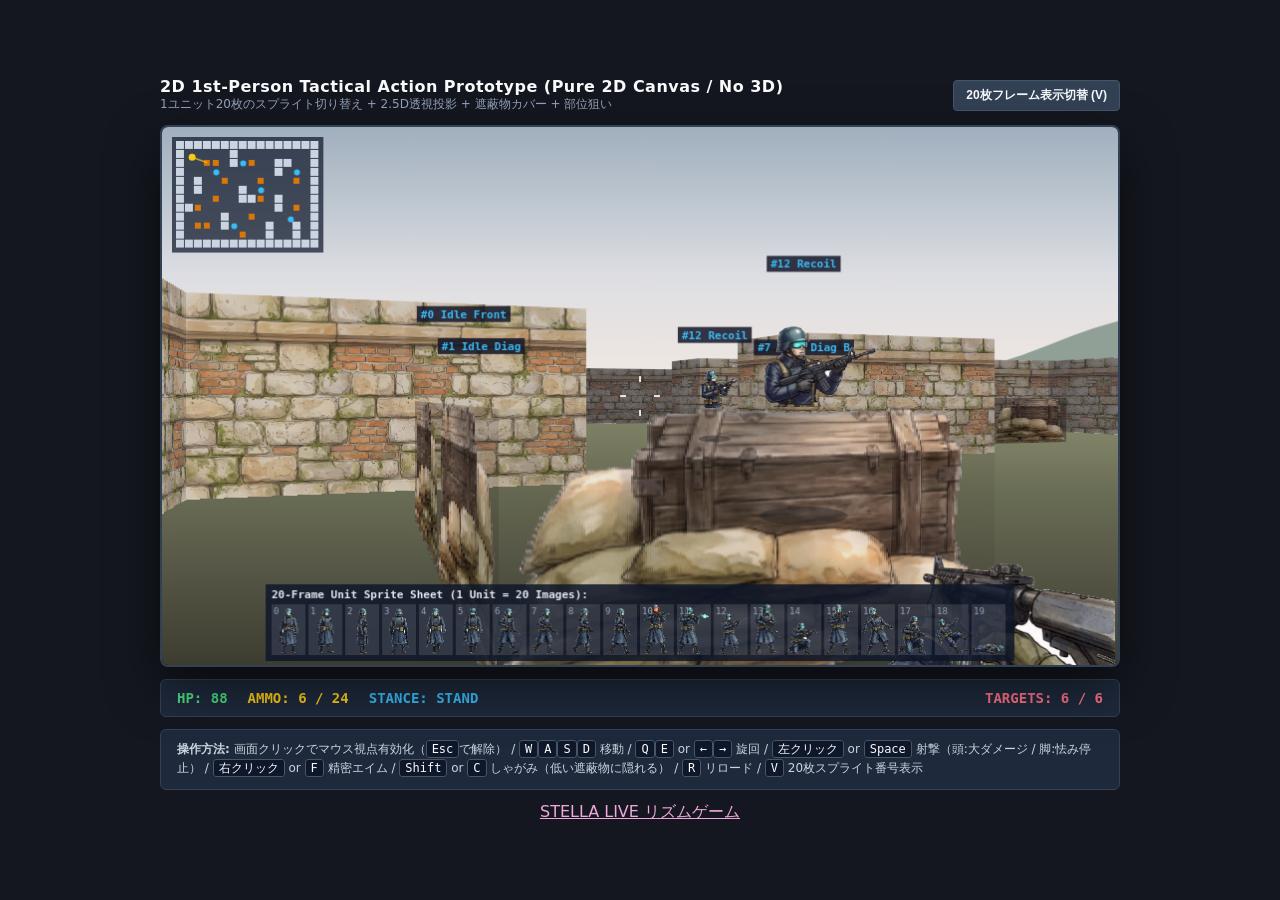
<file: prototype/index.html>
<!DOCTYPE html>
<html lang="ja">
<head>
  <meta charset="UTF-8" />
  <meta name="viewport" content="width=device-width, initial-scale=1.0" />
  <title>2D 1st-Person Tactical Action Prototype (20-Frame Units)</title>
  <style>
    * { box-sizing: border-box; margin: 0; padding: 0; }
    body {
      background: #14171f;
      color: #e2e8f0;
      font-family: 'Segoe UI', system-ui, -apple-system, sans-serif;
      display: flex;
      flex-direction: column;
      align-items: center;
      justify-content: center;
      min-height: 100vh;
      padding: 16px;
      gap: 12px;
    }
    header {
      width: 960px;
      max-width: 100%;
      display: flex;
      justify-content: space-between;
      align-items: center;
      gap: 12px;
    }
    h1 {
      font-size: 16px;
      font-weight: 700;
      letter-spacing: 0.03em;
      color: #f8fafc;
    }
    .subtitle {
      font-size: 12px;
      color: #94a3b8;
    }
    .stage-wrap {
      position: relative;
      width: 960px;
      max-width: 100%;
      border: 2px solid #334155;
      border-radius: 8px;
      overflow: hidden;
      box-shadow: 0 20px 50px rgba(0, 0, 0, 0.5);
      background: #000;
    }
    canvas {
      display: block;
      width: 100%;
      height: auto;
      cursor: crosshair;
    }
    .hud-bar {
      width: 960px;
      max-width: 100%;
      display: flex;
      justify-content: space-between;
      align-items: center;
      background: #1e293b;
      border: 1px solid #334155;
      border-radius: 6px;
      padding: 10px 16px;
      font-family: monospace;
      font-size: 14px;
      font-weight: 700;
    }
    .hud-group { display: flex; gap: 20px; align-items: center; }
    #hud-hp { color: #4ade80; }
    #hud-ammo { color: #facc15; }
    #hud-stance { color: #38bdf8; }
    #hud-enemies { color: #fb7185; }
    button {
      background: #334155;
      color: #f8fafc;
      border: 1px solid #475569;
      border-radius: 4px;
      padding: 6px 12px;
      font-size: 12px;
      font-weight: 600;
      cursor: pointer;
    }
    button:hover { background: #475569; }
    .controls {
      width: 960px;
      max-width: 100%;
      background: #1e293b;
      border: 1px solid #334155;
      border-radius: 6px;
      padding: 10px 16px;
      font-size: 12px;
      color: #cbd5e1;
      line-height: 1.6;
    }
    .controls kbd {
      background: #0f172a;
      border: 1px solid #475569;
      border-radius: 3px;
      padding: 1px 5px;
      font-family: monospace;
      color: #f8fafc;
    }
    #status-banner {
      position: absolute;
      inset: 0;
      background: rgba(15, 23, 42, 0.78);
      display: flex;
      flex-direction: column;
      align-items: center;
      justify-content: center;
      gap: 16px;
      font-size: 28px;
      font-weight: 800;
      color: #facc15;
    }
    #status-banner.hidden { display: none; }
    #restart-btn {
      font-size: 15px;
      padding: 10px 24px;
      background: #e11d48;
      border-color: #fb7185;
    }
    #restart-btn:hover { background: #be123c; }
  </style>
</head>
<body>
  <header>
    <div>
      <h1>2D 1st-Person Tactical Action Prototype (Pure 2D Canvas / No 3D)</h1>
      <div class="subtitle">1ユニット20枚のスプライト切り替え + 2.5D透視投影 + 遮蔽物カバー + 部位狙い</div>
    </div>
    <button id="debug-btn">20枚フレーム表示切替 (V)</button>
  </header>

  <div class="stage-wrap">
    <canvas id="gameCanvas" width="960" height="540"></canvas>
    <div id="status-banner" class="hidden">
      <span>ALL UNITS CLEARED!</span>
      <button id="restart-btn">Restart</button>
    </div>
  </div>

  <div class="hud-bar">
    <div class="hud-group">
      <span id="hud-hp">HP: 100</span>
      <span id="hud-ammo">AMMO: 6 / 24</span>
      <span id="hud-stance">STANCE: STAND</span>
    </div>
    <span id="hud-enemies">TARGETS: 6 / 6</span>
  </div>

  <div class="controls">
    <strong>操作方法:</strong>
    画面クリックでマウス視点有効化（<kbd>Esc</kbd>で解除） /
    <kbd>W</kbd><kbd>A</kbd><kbd>S</kbd><kbd>D</kbd> 移動 /
    <kbd>Q</kbd><kbd>E</kbd> or <kbd>←</kbd><kbd>→</kbd> 旋回 /
    <kbd>左クリック</kbd> or <kbd>Space</kbd> 射撃（頭:大ダメージ / 脚:怯み停止） /
    <kbd>右クリック</kbd> or <kbd>F</kbd> 精密エイム /
    <kbd>Shift</kbd> or <kbd>C</kbd> しゃがみ（低い遮蔽物に隠れる） /
    <kbd>R</kbd> リロード /
    <kbd>V</kbd> 20枚スプライト番号表示
  </div>

  <p><a href="./live/" style="color: #f0a7dc;">STELLA LIVE リズムゲーム</a></p>
  <script type="module" src="./src/main.js"></script>
</body>
</html>
</file>
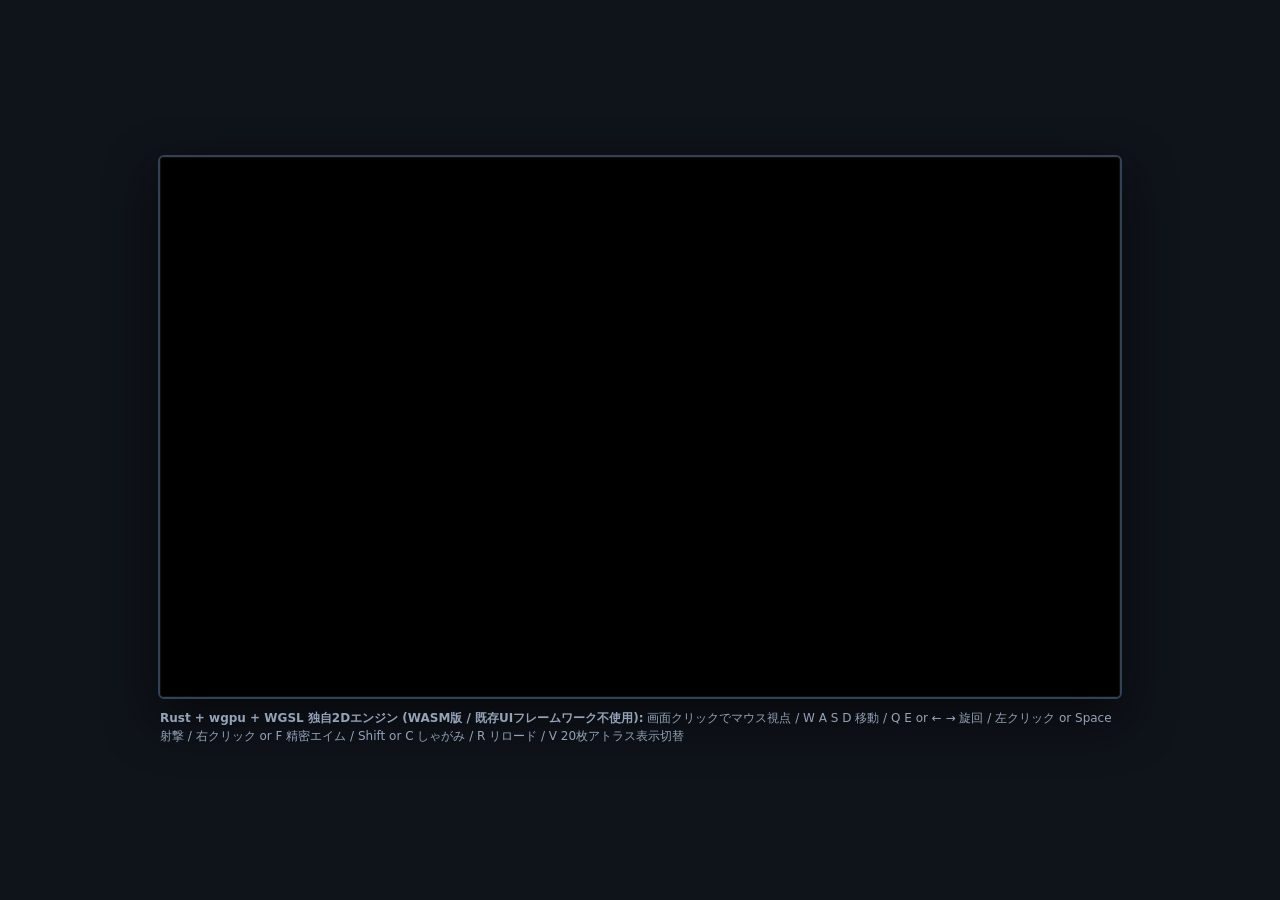
<file: engine/web/index.html>
<!DOCTYPE html>
<html lang="ja">
<head>
  <meta charset="UTF-8" />
  <meta name="viewport" content="width=device-width, initial-scale=1.0" />
  <title>2D 1st-Person Tactical Engine (Rust + wgpu + WASM)</title>
  <style>
    * { box-sizing: border-box; margin: 0; padding: 0; }
    body {
      background: #0f131a;
      color: #e2e8f0;
      font-family: system-ui, -apple-system, sans-serif;
      display: flex;
      flex-direction: column;
      align-items: center;
      justify-content: center;
      min-height: 100vh;
      gap: 10px;
      padding: 16px;
    }
    #game-root {
      border: 2px solid #334155;
      border-radius: 6px;
      overflow: hidden;
      box-shadow: 0 20px 50px rgba(0, 0, 0, 0.55);
      background: #000;
    }
    .info {
      width: 960px;
      max-width: 100%;
      font-size: 12px;
      color: #94a3b8;
      line-height: 1.5;
    }
  </style>
</head>
<body>
  <div id="game-root">
    <canvas id="game-canvas" width="960" height="540" style="width: 960px; height: 540px; display: block;"></canvas>
  </div>
  <div class="info">
    <strong>Rust + wgpu + WGSL 独自2Dエンジン (WASM版 / 既存UIフレームワーク不使用):</strong>
    画面クリックでマウス視点 / W A S D 移動 / Q E or ← → 旋回 / 左クリック or Space 射撃 / 右クリック or F 精密エイム / Shift or C しゃがみ / R リロード / V 20枚アトラス表示切替
  </div>
  <script type="module">
    import init from './pkg/tactical2d_engine.js';
    init().catch((e) => console.error('WASM init error:', e));
  </script>
</body>
</html>
</file>
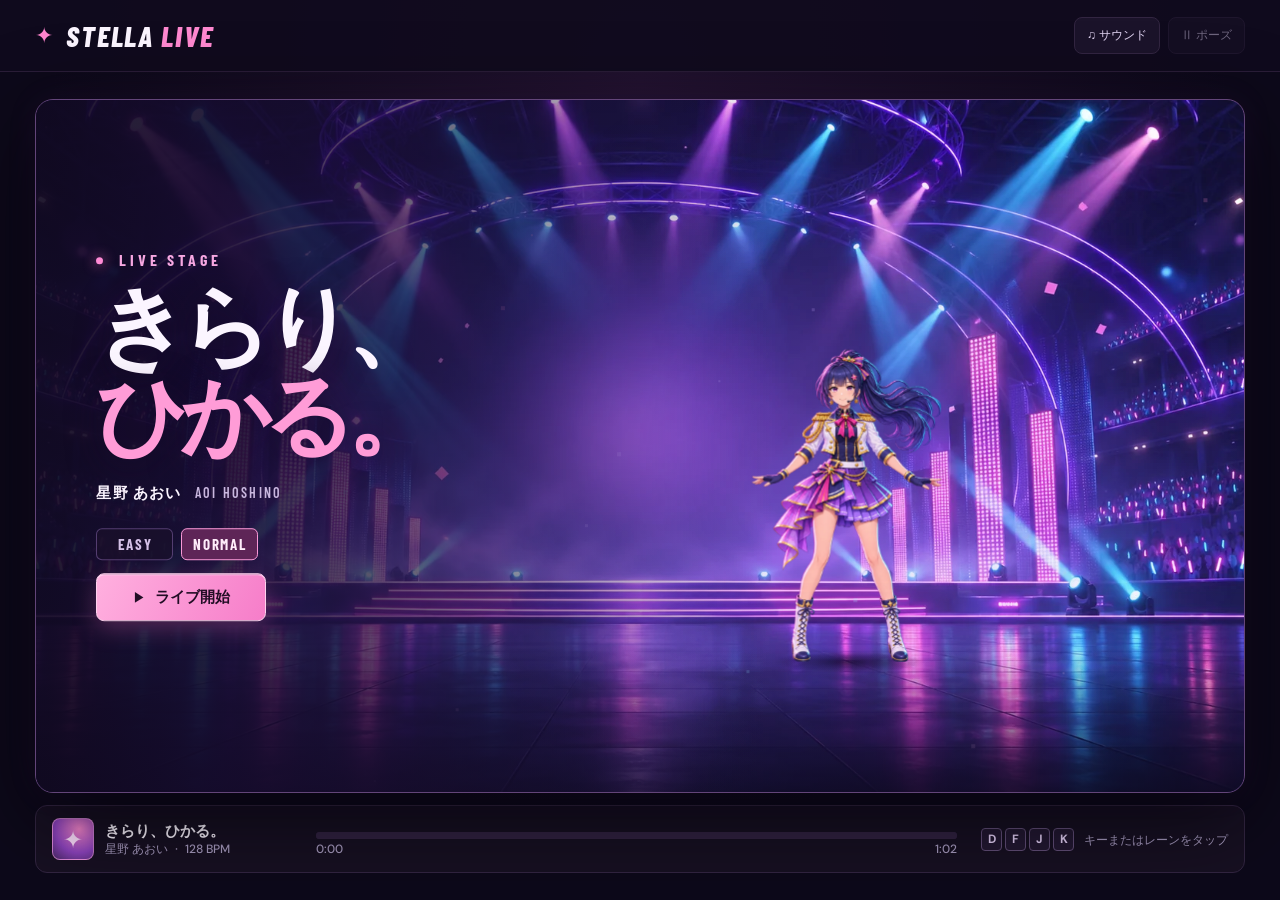
<file: prototype/live/index.html>
<!doctype html>
<html lang="ja">
<head>
  <meta charset="utf-8">
  <meta name="viewport" content="width=device-width, initial-scale=1">
  <meta name="theme-color" content="#0d091a">
  <title>STELLA LIVE</title>
  <link rel="icon" href="./assets/aoi-reach.webp" type="image/webp">
  <link rel="stylesheet" href="./style.css">
</head>
<body>
  <header class="topbar">
    <a class="brand" href="./"><span aria-hidden="true">✦</span> STELLA<span class="brand-live">LIVE</span></a>
    <div class="tools">
      <button id="sound" class="tool" type="button" aria-label="音声をミュート" aria-pressed="false">♫ <span>サウンド</span></button>
      <button id="pause" class="tool" type="button" disabled aria-label="一時停止">Ⅱ <span>ポーズ</span></button>
    </div>
  </header>

  <main>
    <section class="game" id="game" data-mode="ready" aria-label="ライブステージ">
      <canvas id="stage" aria-hidden="true"></canvas>
      <div class="shade"></div>
      <div class="live-stats">
        <div><span>SCORE</span><strong id="score">0000000</strong></div>
        <div><span>COMBO</span><strong id="combo">0</strong></div>
      </div>
      <div class="stage-copy" id="intro">
        <p class="live-label"><i></i> LIVE STAGE</p>
        <h1>きらり、<br><em>ひかる。</em></h1>
        <p class="artist">星野 あおい<span>AOI HOSHINO</span></p>
        <fieldset class="difficulty">
          <legend class="sr-only">難易度</legend>
          <label><input type="radio" name="difficulty" value="easy"><span>EASY</span></label>
          <label><input type="radio" name="difficulty" value="normal" checked><span>NORMAL</span></label>
        </fieldset>
        <button class="primary" id="start" type="button" disabled><span aria-hidden="true">▶</span> <b>ライブ開始</b></button>
        <p id="load-status" role="status">ステージを準備しています…</p>
      </div>
      <p id="lyric" class="lyric"></p>

      <div class="rhythm">
        <div class="highway">
          <canvas id="chart" aria-hidden="true"></canvas>
          <p id="judgment" aria-hidden="true"></p>
        </div>
        <div class="pads" aria-label="レーン操作">
          <button type="button" aria-label="レーン1、D" data-lane="0">D</button>
          <button type="button" aria-label="レーン2、F" data-lane="1">F</button>
          <button type="button" aria-label="レーン3、J" data-lane="2">J</button>
          <button type="button" aria-label="レーン4、K" data-lane="3">K</button>
        </div>
      </div>

      <dialog id="overlay">
        <p class="live-label" id="overlay-label"></p>
        <h2 id="overlay-title"></h2>
        <div id="results" hidden>
          <div class="result-score"><strong id="rank"></strong><span id="final-score"></span></div>
          <dl id="breakdown"></dl>
        </div>
        <button type="button" class="primary" id="overlay-primary"></button>
        <button type="button" class="secondary" id="back">選曲に戻る</button>
      </dialog>
    </section>
    <section class="track" aria-label="楽曲と操作">
      <div class="track-title">
        <div class="cover" aria-hidden="true">✦</div>
        <div><strong>きらり、ひかる。</strong><span>星野 あおい <i>·</i> 128 BPM</span></div>
      </div>
      <div class="timeline">
        <progress id="progress" value="0" max="61.875" aria-label="再生位置"></progress>
        <div><span id="elapsed">0:00</span><span>1:02</span></div>
      </div>
      <p class="hint"><span><kbd>D</kbd><kbd>F</kbd><kbd>J</kbd><kbd>K</kbd></span> キーまたはレーンをタップ</p>
    </section>
  </main>
  <script type="module" src="./src/live.mjs"></script>
</body>
</html>
</file>
<file: prototype/live/style.css>
@import url('https://fonts.googleapis.com/css2?family=Barlow+Condensed:wght@500;600;700;800&family=DM+Sans:wght@400;500;600;700;800&display=swap');

:root {
  color-scheme: dark;
  --bg: #0d091a;
  --ink: #fbf5ff;
  --muted: #a79bbf;
  --pink: #ff79c6;
  --border: #322541;
  --display: "Barlow Condensed", sans-serif;
  font: 500 15px "DM Sans", "Yu Gothic UI", sans-serif;
}

* { box-sizing: border-box; }
body {
  margin: 0;
  color: var(--ink);
  background: radial-gradient(ellipse at 50% 9%, #231331, var(--bg) 65%) fixed;
}
button, input { font: inherit; }
button { cursor: pointer; }
button:disabled { cursor: default; opacity: .45; }
:focus-visible { outline: 2px solid #a6eaff; outline-offset: 4px; }
.sr-only { position: absolute; width: 1px; height: 1px; overflow: hidden; clip-path: inset(50%); }
.topbar {
  height: 72px;
  padding: 0 max(24px, calc((100vw - 1210px) / 2));
  display: flex;
  align-items: center;
  justify-content: space-between;
  border-bottom: 1px solid #2a1d38;
  background: #100b1de6;
}
.brand {
  display: flex;
  align-items: center;
  gap: 7px;
  color: var(--ink);
  text-decoration: none;
  font: italic 800 29px/1 var(--display);
  letter-spacing: .065em;
}
.brand > span:first-child { color: #ff85ce; font: normal 22px/1 sans-serif; margin-right: 4px; }
.brand-live { color: #ff88d0; }
.tools { display: flex; gap: 8px; }
.tool, .secondary {
  border: 1px solid var(--border);
  border-radius: 8px;
  background: #1b132a;
  color: #e2d5f3;
  padding: 9px 12px;
  font-size: 12px;
}
.tool:hover:not(:disabled), .secondary:hover { background: #352247; }
.tool[aria-pressed="true"] { color: #9a8ba9; }
main { width: min(1210px, calc(100% - 48px)); margin: 27px auto 22px; }
.game {
  position: relative;
  height: clamp(480px, calc(100svh - 206px), 720px);
  overflow: hidden;
  isolation: isolate;
  border: 1px solid #634579;
  border-radius: 18px;
  background: #1b1234 url("./assets/arena.webp") center / cover;
  box-shadow: 0 24px 85px #020006a6, 0 0 32px #ad4ed215;
}
#stage, .shade { position: absolute; inset: 0; width: 100%; height: 100%; pointer-events: none; }
.shade {
  background: linear-gradient(90deg, #100920eb 1%, #150b2be8 15%, #180d2e9c 33%, transparent 61%),
    linear-gradient(0deg, #0c071abd, transparent 21%);
}
.game:not([data-mode="ready"]) .shade { background: linear-gradient(0deg, #0b071ce0, transparent 43%, transparent 80%, #0b071c80); }
.stage-copy {
  position: absolute;
  left: 5%;
  top: 50%;
  transform: translateY(-50%);
  width: min(40%, 440px);
}
.game:not([data-mode="ready"]) .stage-copy, .game[data-mode="ready"] .live-stats,
.game[data-mode="ready"] .rhythm { display: none; }
.live-label {
  color: #f7a8e2;
  margin: 0;
  font: 700 16px/1.2 var(--display);
  letter-spacing: .24em;
}
.live-label i {
  display: inline-block;
  width: 7px;
  height: 7px;
  margin: 0 9px 2px 0;
  border-radius: 50%;
  background: #ff8bd5;
  box-shadow: 0 0 13px #ff72cc;
}
h1 {
  margin: 15px 0 12px;
  font-size: clamp(45px, 7vw, 104px);
  font-weight: 900;
  letter-spacing: -.095em;
  line-height: .99;
  text-shadow: 0 6px 35px #18092caa;
}
h1 em { color: #ff9cd7; font-style: normal; }
.artist { margin: 21px 0 25px; font-weight: 800; letter-spacing: .08em; }
.artist span { margin-left: 13px; color: #c9b7df; font: 600 14px var(--display); letter-spacing: .16em; }
.difficulty { display: flex; gap: 8px; padding: 0; border: 0; margin: 0 0 13px; }
.difficulty label { position: relative; cursor: pointer; }
.difficulty input { position: absolute; opacity: 0; }
.difficulty span {
  display: block;
  min-width: 77px;
  padding: 6px 11px;
  border: 1px solid #9c77c373;
  border-radius: 6px;
  background: #1b112baf;
  color: #d4c0e7;
  text-align: center;
  font: 700 15px var(--display);
  letter-spacing: .11em;
}
.difficulty input:checked + span { color: #ffecfa; background: #5e2557; border-color: #f998d7; }
.difficulty input:focus-visible + span { outline: 2px solid #a6eaff; outline-offset: 3px; }
.primary {
  min-width: 170px;
  min-height: 48px;
  padding: 12px 24px;
  border: 1px solid #ffd1ee;
  border-radius: 8px;
  color: #220d25;
  background: linear-gradient(115deg, #ffb0df, #f67dc9);
  box-shadow: 0 7px 25px #f36ac24a, inset 0 1px 0 #fff8;
  font-weight: 800;
}
.primary span { font-size: 12px; margin-right: 7px; }
.primary:hover:not(:disabled) { background: #ffc9eb; }
#load-status { min-height: 1em; margin: 9px 0 0; color: #efb9df; font-size: 12px; }
.live-stats {
  position: absolute;
  top: 19px;
  left: 22px;
  display: flex;
  gap: 9px;
}
.live-stats div {
  min-width: 82px;
  padding: 8px 13px;
  border: 1px solid #af90dd58;
  border-radius: 8px;
  background: #1a102ae6;
}
.live-stats span { display: block; color: #c9addf; font: 700 12px var(--display); letter-spacing: .16em; }
.live-stats strong { font: 800 26px/1 var(--display); font-variant-numeric: tabular-nums; }
.rhythm {
  position: absolute;
  inset: auto 0 12px;
  margin: auto;
  width: min(60%, 600px);
  height: 49%;
  display: flex;
  flex-direction: column;
}
.highway { position: relative; flex: 1; min-height: 0; }
#chart { display: block; width: 100%; height: 100%; }
.pads { display: grid; grid-template-columns: repeat(4, 1fr); width: 100%; }
.pads button {
  min-height: 46px;
  margin: 0 3px;
  border: 1px solid #9c7ac9;
  border-radius: 7px;
  background: #1b122de8;
  color: #fbebff;
  font: 700 23px var(--display);
  touch-action: manipulation;
  user-select: none;
}
.pads button[data-hit] { background: #633d83; border-color: white; box-shadow: 0 0 15px #caa3ff; }
#judgment {
  position: absolute;
  inset: auto 0 34%;
  margin: 0;
  text-align: center;
  pointer-events: none;
  color: #fff;
  font: italic 800 clamp(24px, 4vw, 52px)/1 var(--display);
  letter-spacing: .09em;
  text-shadow: 0 2px 6px #100a1d, 0 0 18px #ff76d8;
}
.lyric {
  position: absolute;
  left: 50%;
  top: 22%;
  transform: translateX(-50%);
  margin: 0;
  padding: 5px 18px;
  color: #fff;
  background: #0d071aca;
  border-radius: 12px;
  text-align: center;
  white-space: nowrap;
  font-size: clamp(14px, 2vw, 24px);
  letter-spacing: .14em;
  text-shadow: 0 0 11px #b150e0;
}
.lyric:empty { display: none; }
.track {
  margin-top: 12px;
  display: grid;
  grid-template-columns: 240px 1fr auto;
  align-items: center;
  gap: 24px;
  padding: 12px 16px;
  border: 1px solid var(--border);
  border-radius: 12px;
  background: #171022;
}
.track-title { display: flex; align-items: center; gap: 11px; }
.cover {
  display: grid;
  place-items: center;
  width: 42px;
  height: 42px;
  color: #ffe0ff;
  font-size: 24px;
  background: radial-gradient(circle at 65% 25%, #fa88d0, #8d43be 60%, #472763);
  border: 1px solid #fca6e89e;
  border-radius: 8px;
}
.track-title strong, .track-title span { display: block; }
.track-title span, .timeline div, .hint { color: var(--muted); font-size: 12px; }
.track-title i { margin: 0 4px; }
.timeline progress { width: 100%; height: 7px; border: 0; border-radius: 10px; background: #322342; accent-color: var(--pink); }
.timeline progress::-webkit-progress-bar { background: #322342; border-radius: 10px; }
.timeline progress::-webkit-progress-value { background: #f481ca; border-radius: 10px; }
.timeline div { display: flex; justify-content: space-between; font-variant-numeric: tabular-nums; }
.hint { margin: 0; }
.hint span { margin-right: 4px; }
kbd {
  display: inline-grid;
  place-items: center;
  width: 21px;
  height: 23px;
  margin-right: 3px;
  border: 1px solid #624e78;
  border-radius: 4px;
  color: #e8d4fa;
  background: #231832;
  font: 700 12px "DM Sans", sans-serif;
}
dialog {
  width: min(410px, calc(100% - 28px));
  padding: 24px;
  border: 1px solid #a474c4;
  border-radius: 14px;
  background: #1a1029;
  color: var(--ink);
  text-align: center;
  box-shadow: 0 0 65px #c16df043;
}
dialog::backdrop { background: #080513b8; }
dialog h2 { margin: 8px 0 14px; font-size: 26px; }
dialog .secondary { margin-top: 8px; }
.result-score { display: flex; align-items: center; justify-content: center; gap: 18px; font: 800 34px var(--display); }
#rank { color: #ff9ad4; font: italic 800 57px/.9 var(--display); }
#breakdown { display: grid; grid-template-columns: repeat(5, 1fr); gap: 5px; margin: 13px 0 18px; }
#breakdown div { background: #281839; padding: 5px 3px; border-radius: 5px; }
#breakdown dt { color: #d1addf; font: 700 12px var(--display); }
#breakdown dd { margin: 0; font: 700 20px var(--display); }

@media (max-width: 700px) {
  .topbar { height: 56px; padding: 0 13px; }
  .brand { font-size: 23px; }
  .tool { padding: 7px; font-size: 11px; }
  main { width: calc(100% - 20px); margin-top: 10px; }
  .game { height: clamp(440px, calc(100svh - 175px), 600px); border-radius: 12px; }
  .stage-copy { top: auto; bottom: 17px; left: 6%; width: 65%; transform: none; }
  .game[data-mode="ready"] .shade { background: linear-gradient(0deg, #120a23 1%, #100920dc 20%, transparent 70%); }
  .artist { margin: 10px 0 13px; }
  .artist span { display: block; margin: 2px 0 0; }
  h1 { margin: 8px 0; }
  .rhythm { width: 94%; height: 48%; }
  .pads button { min-height: 52px; }
  .lyric { top: 23%; }
  .live-stats { left: 9px; top: 9px; gap: 4px; }
  .live-stats div { padding: 5px 7px; min-width: 0; }
  .live-stats strong { font-size: 20px; }
  .track { padding: 7px 9px; grid-template-columns: auto 1fr; gap: 8px 12px; }
  .track-title strong { font-size: 12px; }
  .track-title span { font-size: 10px; }
  .cover { width: 31px; height: 31px; font-size: 17px; }
  .hint { grid-column: 1 / -1; }
}
</file>
